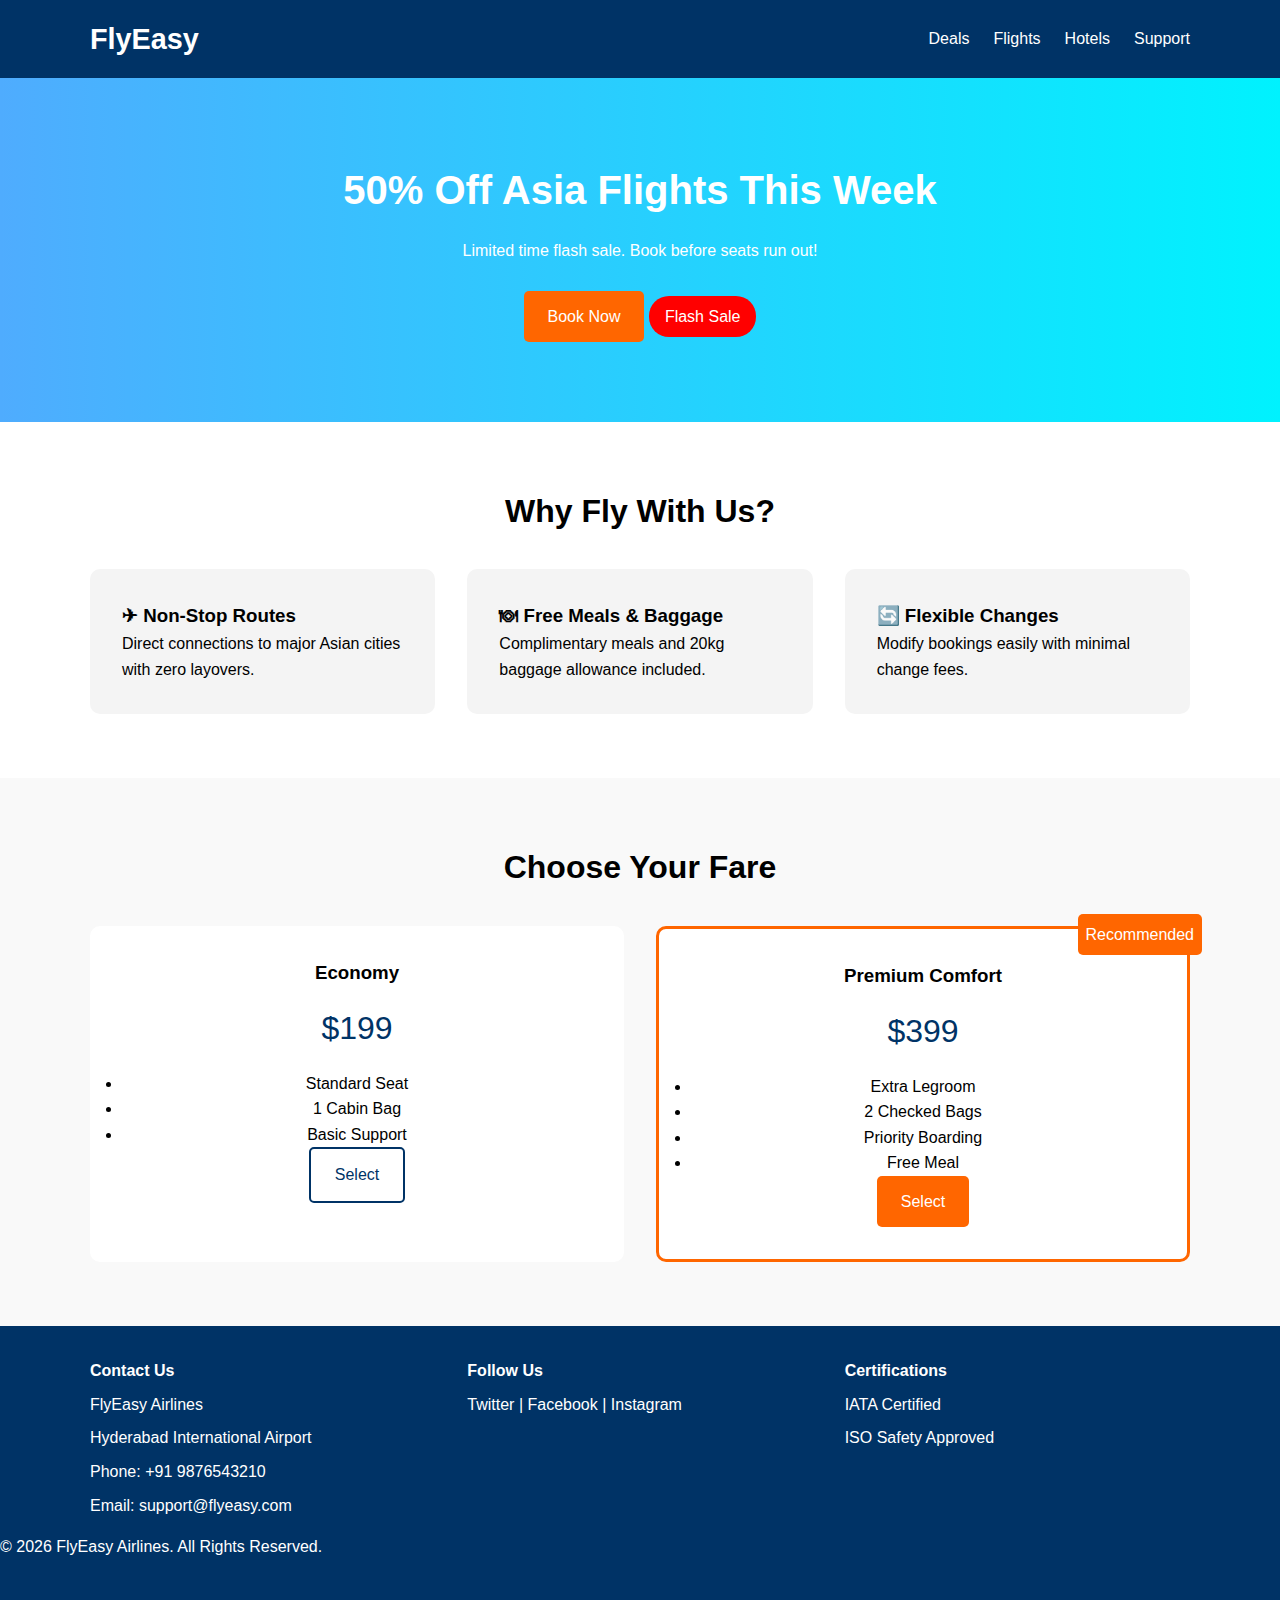
<file: index.html>
<!DOCTYPE html>
<html lang="en">
<head>
    <meta charset="UTF-8">
    <title>FlyEasy | Flash Sale</title>
    <meta name="viewport" content="width=device-width, initial-scale=1.0">
    <link rel="stylesheet" href="styles.css">
</head>
<body>

<!-- ================= HEADER ================= -->
<header class="header">
    <div class="container nav-container">
        <h1 class="logo">FlyEasy</h1>

        <!-- Hamburger Checkbox -->
        <input type="checkbox" id="menu-toggle">
        <label for="menu-toggle" class="hamburger">&#9776;</label>

        <nav class="nav">
            <ul>
                <li><a href="#">Deals</a></li>
                <li><a href="#">Flights</a></li>
                <li><a href="#">Hotels</a></li>
                <li><a href="#">Support</a></li>
            </ul>
        </nav>
    </div>
</header>

<!-- ================= HERO ================= -->
<section class="hero">
    <div class="container hero-content">
        <h2>50% Off Asia Flights This Week</h2>
        <p>Limited time flash sale. Book before seats run out!</p>
        <a href="#" class="btn">Book Now</a>

        <div class="badge">Flash Sale</div>
    </div>
</section>

<!-- ================= FEATURES ================= -->
<section class="features container">
    <h2 class="section-title">Why Fly With Us?</h2>
    <div class="feature-grid">
        <article class="feature-card">
            <h3>✈ Non-Stop Routes</h3>
            <p>Direct connections to major Asian cities with zero layovers.</p>
        </article>

        <article class="feature-card">
            <h3>🍽 Free Meals & Baggage</h3>
            <p>Complimentary meals and 20kg baggage allowance included.</p>
        </article>

        <article class="feature-card">
            <h3>🔄 Flexible Changes</h3>
            <p>Modify bookings easily with minimal change fees.</p>
        </article>
    </div>
</section>

<!-- ================= PRICING ================= -->
<section class="pricing">
    <div class="container">
        <h2 class="section-title">Choose Your Fare</h2>
        <div class="pricing-grid">

            <article class="price-card">
                <h3>Economy</h3>
                <p class="price">$199</p>
                <ul>
                    <li>Standard Seat</li>
                    <li>1 Cabin Bag</li>
                    <li>Basic Support</li>
                </ul>
                <a href="#" class="btn-outline">Select</a>
            </article>

            <article class="price-card premium">
                <div class="recommended">Recommended</div>
                <h3>Premium Comfort</h3>
                <p class="price">$399</p>
                <ul>
                    <li>Extra Legroom</li>
                    <li>2 Checked Bags</li>
                    <li>Priority Boarding</li>
                    <li>Free Meal</li>
                </ul>
                <a href="#" class="btn">Select</a>
            </article>

        </div>
    </div>
</section>

<!-- ================= FOOTER ================= -->
<footer class="footer">
    <div class="container footer-grid">

        <div>
            <h4>Contact Us</h4>
            <p>FlyEasy Airlines</p>
            <p>Hyderabad International Airport</p>
            <p>Phone: +91 9876543210</p>
            <p>Email: support@flyeasy.com</p>
        </div>

        <div>
            <h4>Follow Us</h4>
            <p>Twitter | Facebook | Instagram</p>
        </div>

        <div>
            <h4>Certifications</h4>
            <p>IATA Certified</p>
            <p>ISO Safety Approved</p>
        </div>

    </div>

    <p class="copyright">© 2026 FlyEasy Airlines. All Rights Reserved.</p>
</footer>

</body>
</html>
</file>
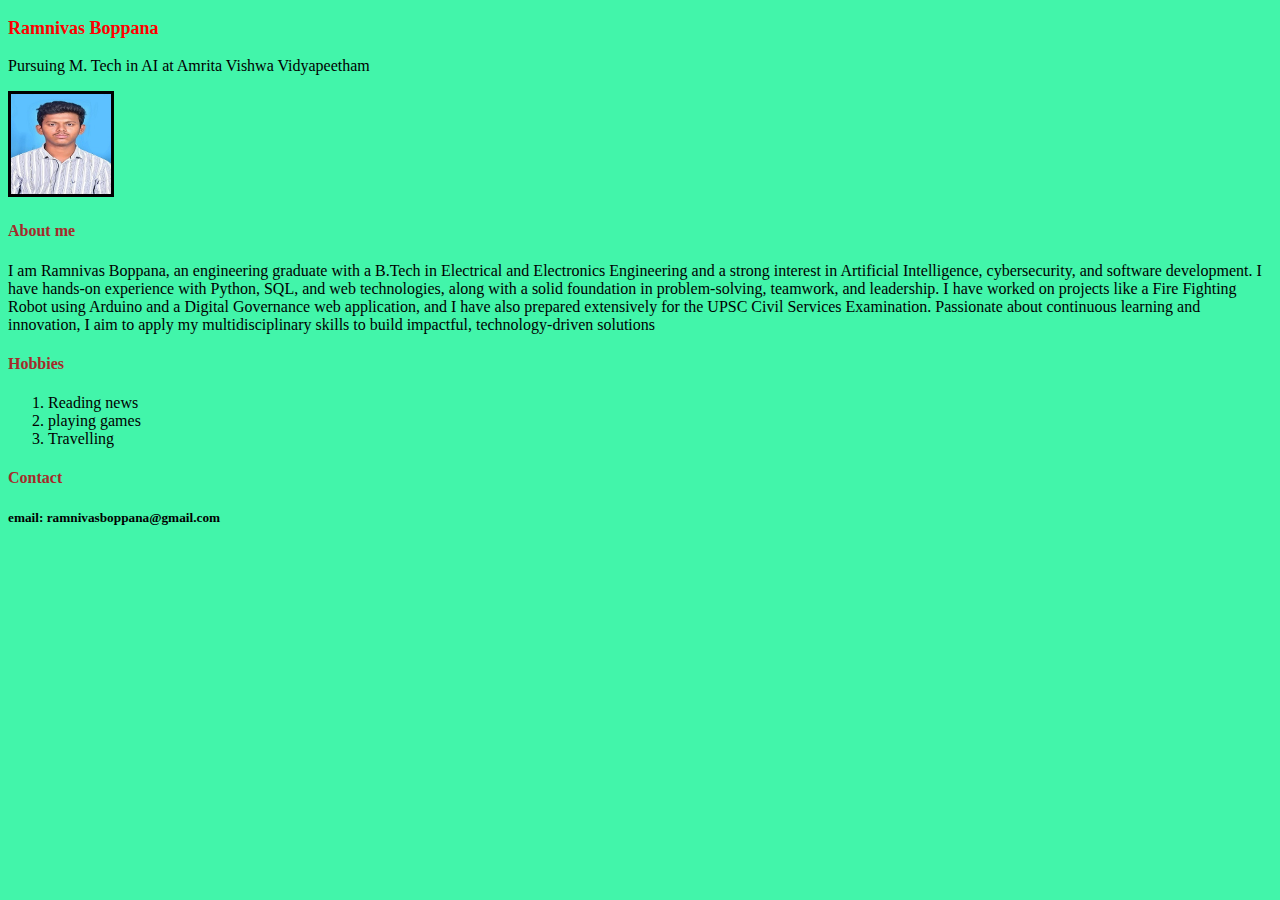
<file: webpage1/index.html>
<!DOCTYPE html>
<html lang="en">
<head>
    <meta charset="UTF-8">
    <meta name="viewport" content="width=device-width, initial-scale=1.0">
    <link rel="stylesheet" href="style.css">
    <title>Document</title>
</head>
<body bgcolor="#42f5aa">
    <header>
    <h3 style="color: red; font-size: large;">Ramnivas Boppana</h3>
    <p>Pursuing M. Tech in AI at Amrita Vishwa Vidyapeetham</p>
    </header>
    <img src="DSC PHOTO.jpg" style="border-style: solid;"  width="100px" height="100px" alt="profile picture">
    <h4>About me</h4>
    <p>I am Ramnivas Boppana, an engineering graduate with a B.Tech in Electrical and Electronics Engineering and a strong interest in Artificial Intelligence, cybersecurity, and software development. I have hands-on experience with Python, SQL, and web technologies, along with a solid foundation in problem-solving, teamwork, and leadership. I have worked on projects like a Fire Fighting Robot using Arduino and a Digital Governance web application, and I have also prepared extensively for the UPSC Civil Services Examination. Passionate about continuous learning and innovation, I aim to apply my multidisciplinary skills to build impactful, technology-driven solutions</p>
    <h4>Hobbies</h4>
    <ol>
        <li>Reading news</li>
        <li> playing games</li>
        <li>Travelling</li>

    </ol>
    <footer>
        <h4>Contact </h4>
        <h5>email: ramnivasboppana@gmail.com</h5>
    </footer>
</body>
</html>
</file>
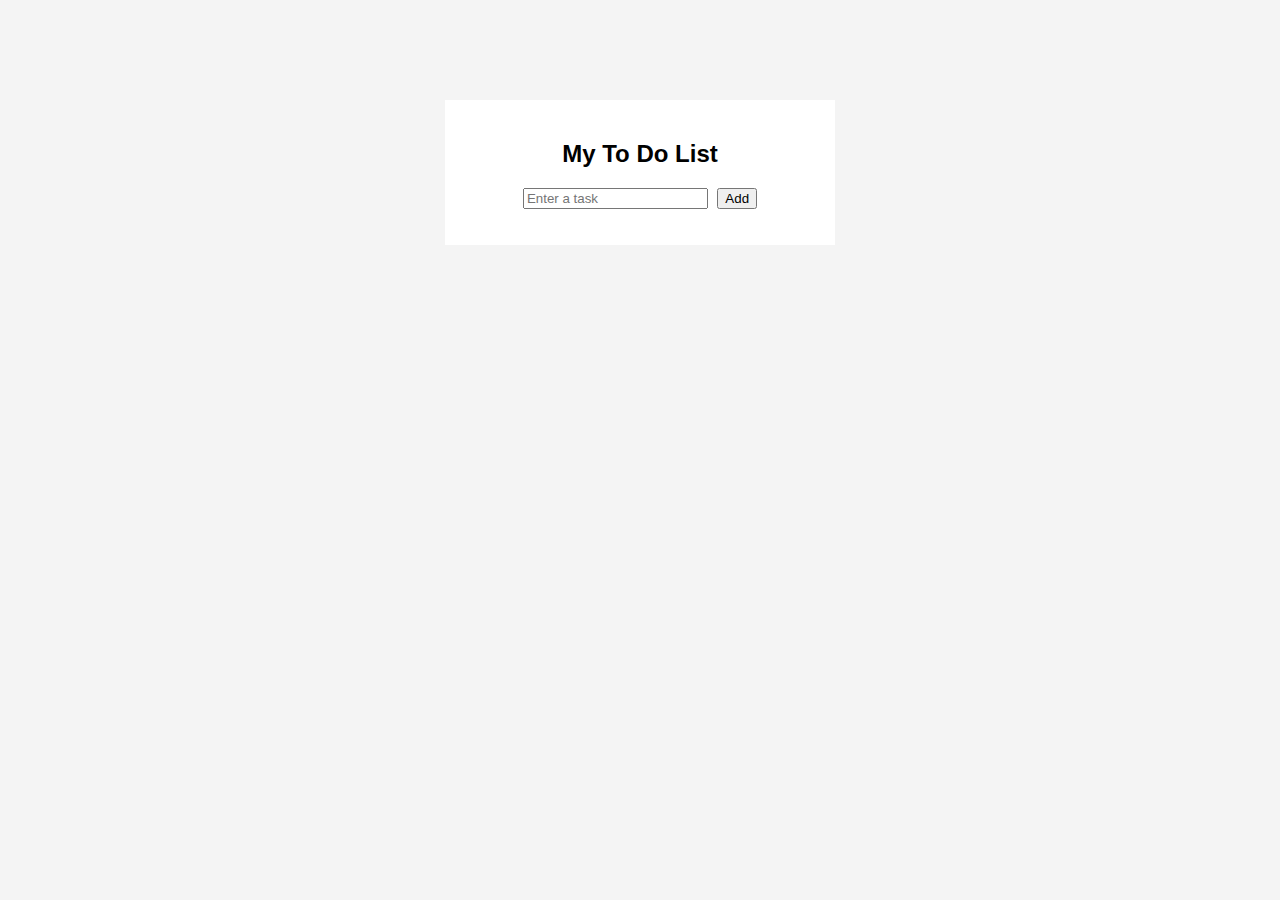
<file: todolist.html>
<!DOCTYPE html>
<html>
<head>
    <title>To Do List</title>
    <link rel="stylesheet" href="style1.css">
</head>

<body>

    <div class="container">
        <h2>My To Do List</h2>

        <input type="text" id="taskInput" placeholder="Enter a task">
        <button id="addBtn">Add</button>

        <ul id="taskList"></ul>
    </div>

    <script src="script.js"></script>
</body>
</html>
</file>
<file: styles.css>
/* ================= GLOBAL ================= */
* {
    margin: 0;
    padding: 0;
    box-sizing: border-box;
    font-family: Arial, sans-serif;
}

body {
    line-height: 1.6;
}

.container {
    width: 90%;
    max-width: 1100px;
    margin: auto;
}

.section-title {
    text-align: center;
    margin-bottom: 2rem;
    font-size: 2rem;
}

/* ================= HEADER ================= */
.header {
    background: #003366;
    color: white;
    position: sticky;
    top: 0;
    z-index: 1000;
}

.nav-container {
    display: flex;
    justify-content: space-between;
    align-items: center;
    padding: 1rem 0;
}

.logo {
    font-size: 1.8rem;
}

.nav ul {
    display: flex;
    list-style: none;
}

.nav ul li {
    margin-left: 1.5rem;
}

.nav ul li a {
    color: white;
    text-decoration: none;
    transition: 0.3s;
}

.nav ul li a:hover {
    color: #ffcc00;
}

#menu-toggle {
    display: none;
}

.hamburger {
    display: none;
    font-size: 1.8rem;
    cursor: pointer;
}

/* ================= HERO ================= */
.hero {
    background: linear-gradient(to right, #4facfe, #00f2fe);
    color: white;
    text-align: center;
    padding: 5rem 1rem;
    position: relative;
}

.hero h2 {
    font-size: 2.5rem;
}

.hero p {
    margin: 1rem 0;
}

.btn {
    display: inline-block;
    padding: 0.8rem 1.5rem;
    background: #ff6600;
    color: white;
    text-decoration: none;
    border-radius: 5px;
    transition: 0.3s;
}

.btn:hover {
    background: #e65c00;
    transform: scale(1.05);
}

.badge {
    margin-top: 1rem;
    background: red;
    padding: 0.5rem 1rem;
    border-radius: 20px;
    display: inline-block;
}

/* ================= FEATURES ================= */
.features {
    padding: 4rem 0;
}

.feature-grid {
    display: grid;
    grid-template-columns: repeat(3, 1fr);
    gap: 2rem;
}

.feature-card {
    background: #f4f4f4;
    padding: 2rem;
    border-radius: 10px;
    transition: 0.3s;
}

.feature-card:hover {
    transform: translateY(-10px);
    box-shadow: 0 10px 20px rgba(0,0,0,0.2);
}

/* ================= PRICING ================= */
.pricing {
    background: #f9f9f9;
    padding: 4rem 0;
}

.pricing-grid {
    display: grid;
    grid-template-columns: repeat(2, 1fr);
    gap: 2rem;
}

.price-card {
    background: white;
    padding: 2rem;
    text-align: center;
    border-radius: 10px;
    transition: 0.3s;
    position: relative;
}

.price-card:hover {
    transform: scale(1.05);
    box-shadow: 0 10px 25px rgba(0,0,0,0.2);
}

.price {
    font-size: 2rem;
    margin: 1rem 0;
    color: #003366;
}

.premium {
    border: 3px solid #ff6600;
}

.recommended {
    position: absolute;
    top: -15px;
    right: -15px;
    background: #ff6600;
    color: white;
    padding: 0.5rem;
    border-radius: 5px;
}

.btn-outline {
    display: inline-block;
    padding: 0.8rem 1.5rem;
    border: 2px solid #003366;
    color: #003366;
    text-decoration: none;
    border-radius: 5px;
    transition: 0.3s;
}

.btn-outline:hover {
    background: #003366;
    color: white;
}

/* ================= FOOTER ================= */
.footer {
    background: #003366;
    color: white;
    padding: 2rem 0;
}

.footer-grid {
    display: grid;
    grid-template-columns: repeat(3, 1fr);
    gap: 2rem;
}

.footer p {
    margin: 0.5rem 0;
}

copyright {
    text-align: center;
}

/* ================= RESPONSIVE ================= */
@media (max-width: 768px) {

    .feature-grid,
    .pricing-grid,
    .footer-grid {
        grid-template-columns: 1fr;
    }

    .nav ul {
        flex-direction: column;
        background: #003366;
        position: absolute;
        top: 70px;
        right: 0;
        width: 200px;
        display: none;
    }

    .nav ul li {
        margin: 1rem 0;
        text-align: center;
    }

    #menu-toggle:checked + .hamburger + .nav ul {
        display: flex;
    }

    .hamburger {
        display: block;
    }

    .nav ul {
        display: none;
    }
}
</file>
<file: webpage1/style.css>
h4{
    color: brown;
}
</file>
<file: style1.css>
body {
    font-family: Arial;
    background: #f4f4f4;
}

.container {
    width: 350px;
    margin: 100px auto;
    background: white;
    padding: 20px;
    text-align: center;
}

li {
    list-style: none;
    margin: 10px 0;
    padding: 10px;
    background: #eee;
    cursor: pointer;
}

.completed {
    text-decoration: line-through;
    color: gray;
}

button {
    margin-left: 5px;
}
</file>
